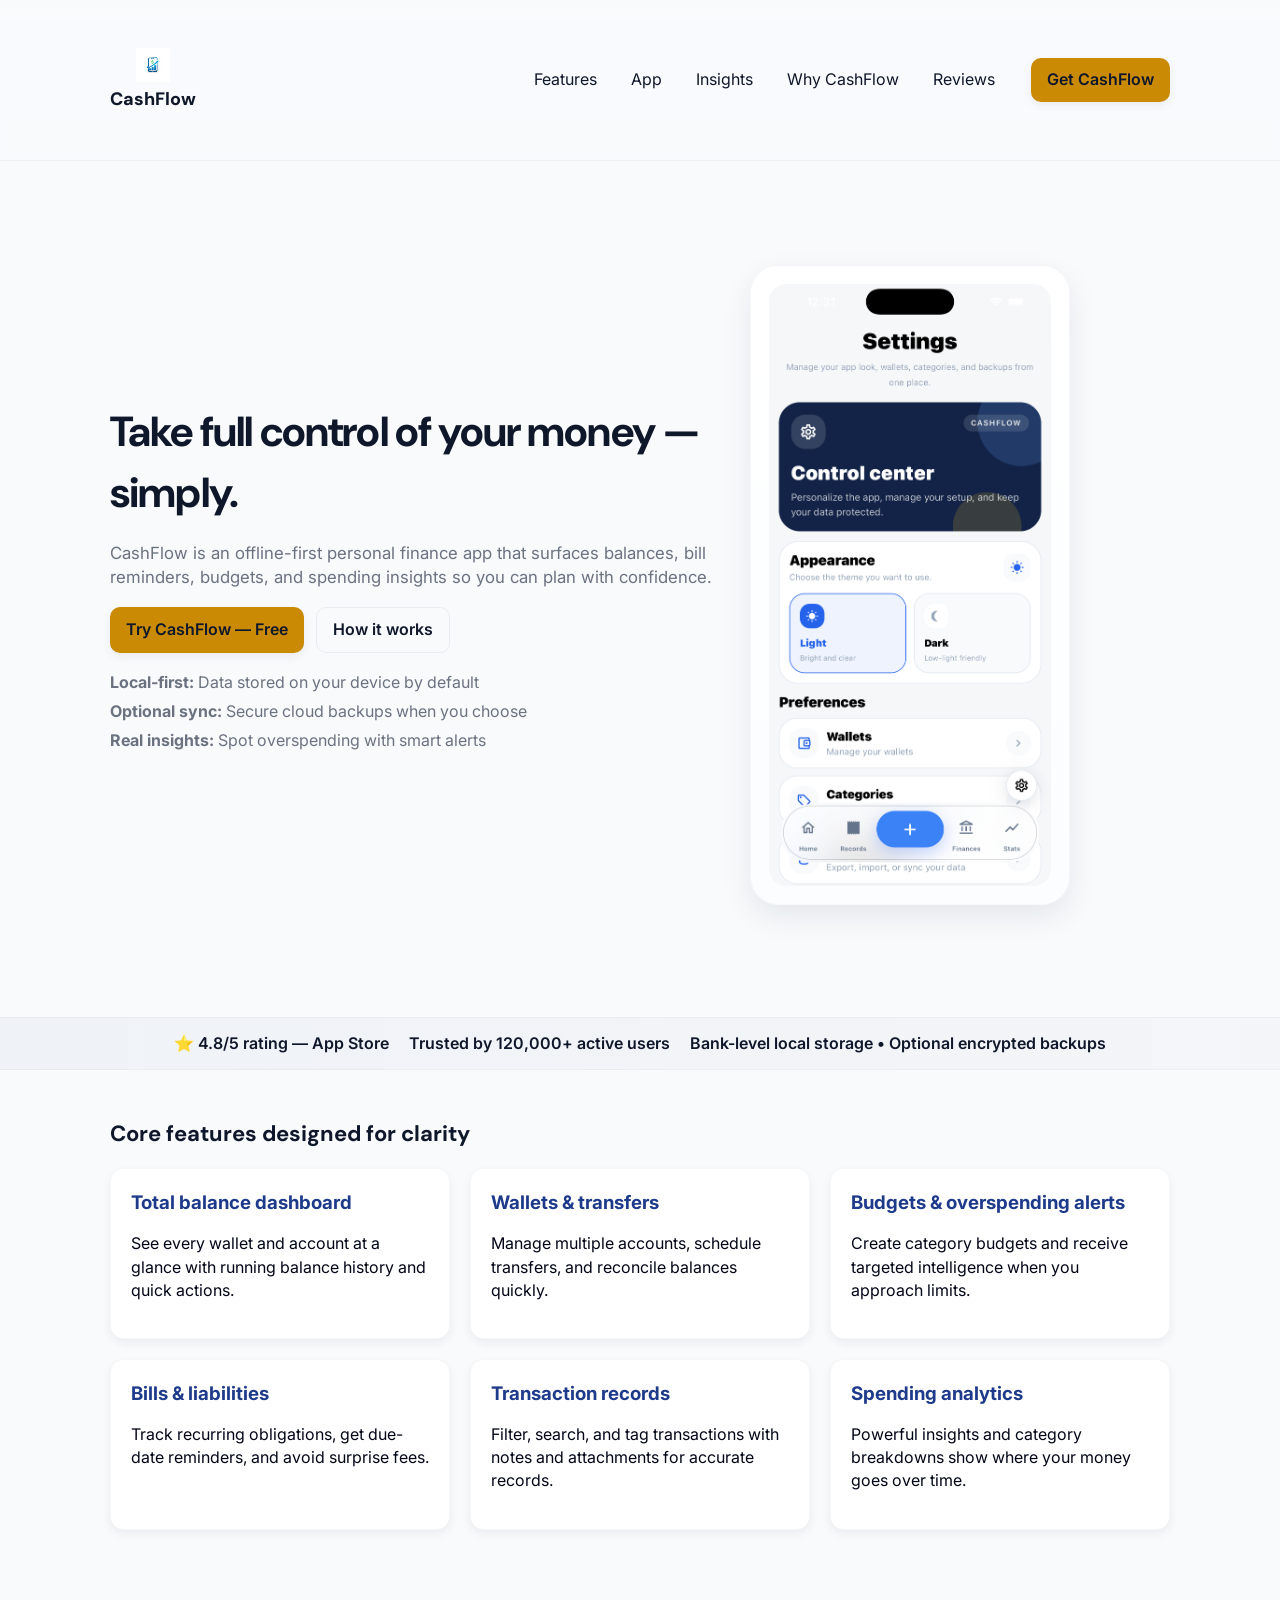
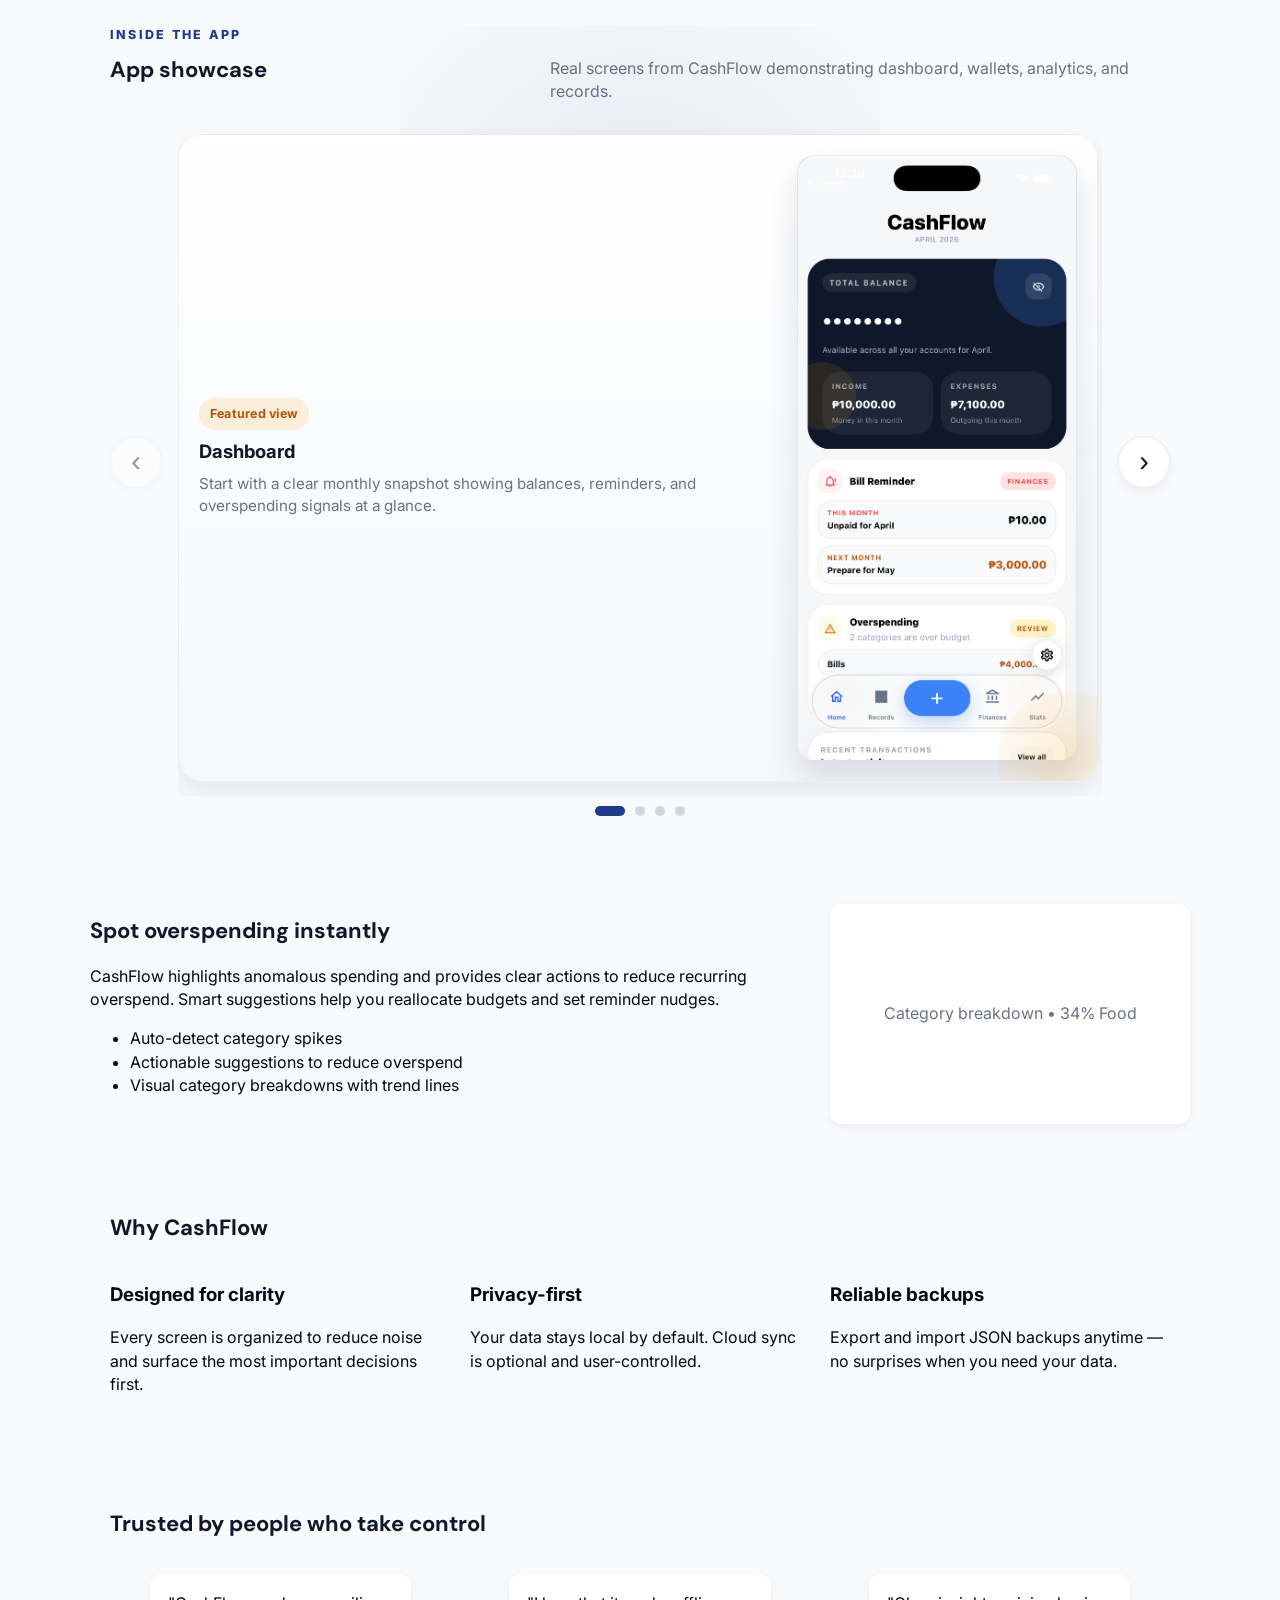
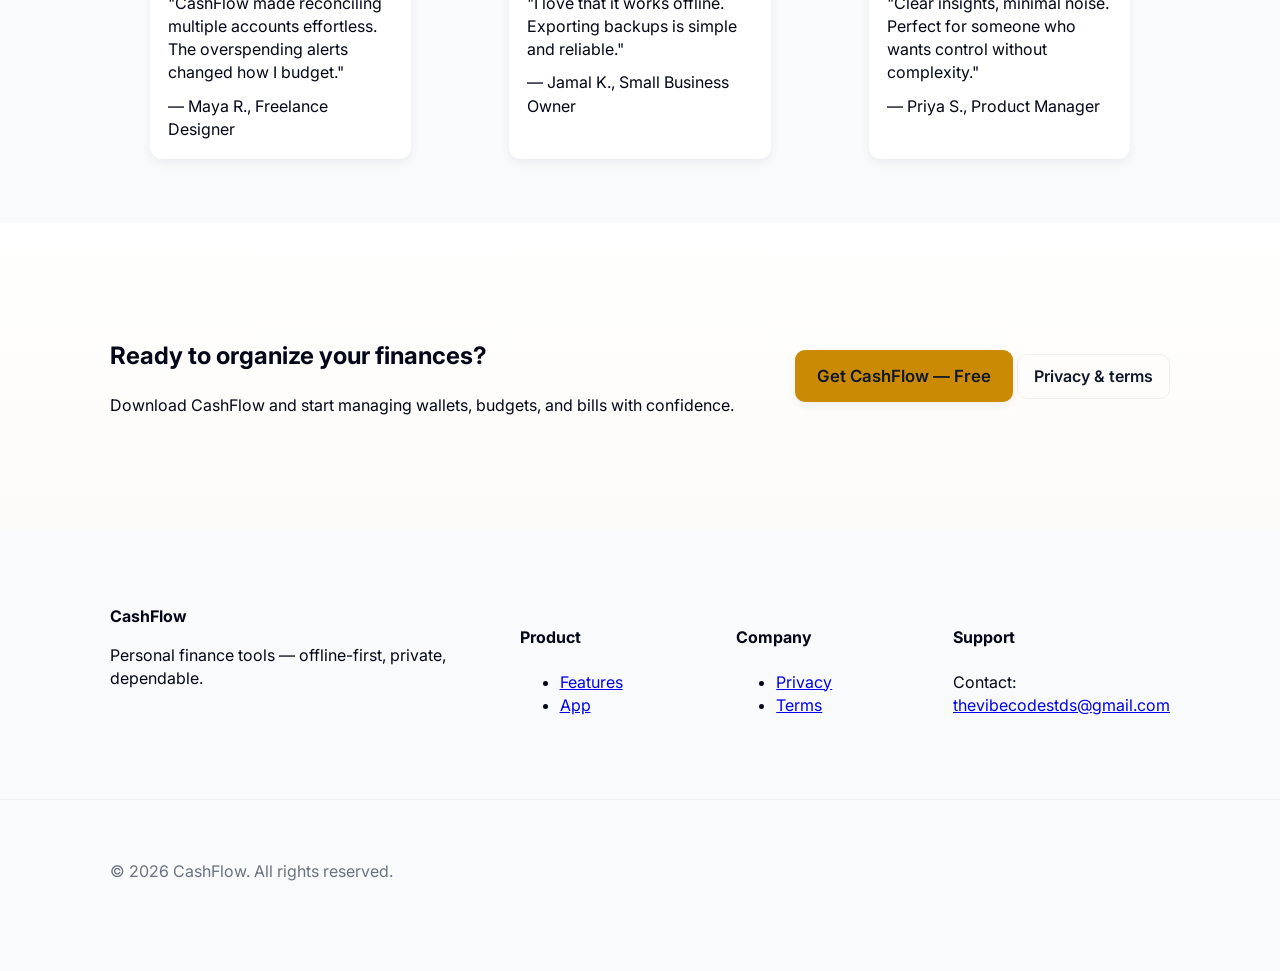
<file: index.html>
<!doctype html>
<html lang="en">
<head>
  <meta charset="utf-8" />
  <meta name="viewport" content="width=device-width,initial-scale=1" />
  <title>CashFlow — Personal finance, organized</title>
  <meta name="description" content="CashFlow helps you manage wallets, budgets, bills, and insights — offline-first, secure, and elegant." />
  <link rel="stylesheet" href="styles.css">
  <link rel="preconnect" href="https://fonts.googleapis.com">
  <link rel="preconnect" href="https://fonts.gstatic.com" crossorigin>
  <link href="https://fonts.googleapis.com/css2?family=Inter:wght@300;400;600;700;800&family=DM+Sans:wght@400;700&display=swap" rel="stylesheet">
</head>
<body>
  <a class="skip-link" href="#main">Skip to content</a>
  <header class="site-header" role="banner">
    <div class="container header-inner">
            <div class="brand">
                <a class=" logo" href="index.html" aria-label="CashFlow">
                    <img src="assets/logo/logo.png" alt="CashFlow logo" class="site-logo">
                      <span class="logo-text">CashFlow</span>
                </a>
            </div>
      <nav class="nav" role="navigation" aria-label="Primary">
        <button id="navToggle" class="nav-toggle" aria-expanded="false" aria-controls="primaryNav">Menu</button>
        <ul id="primaryNav" class="nav-list">
          <li><a href="#features">Features</a></li>
          <li><a href="#showcase">App</a></li>
          <li><a href="#insights">Insights</a></li>
          <li><a href="#pricing">Why CashFlow</a></li>
          <li><a href="#testimonials">Reviews</a></li>
        </ul>
      </nav>
      <div class="header-cta">
        <a class="btn btn-cta" href="#download">Get CashFlow</a>
      </div>
    </div>
  </header>

  <main id="main">
    <section id="hero" class="hero">
      <div class="container hero-grid">
        <div class="hero-copy">
          <h1>Take full control of your money — simply.</h1>
          <p class="lead">CashFlow is an offline-first personal finance app that surfaces balances, bill reminders, budgets, and spending insights so you can plan with confidence.</p>
          <div class="hero-actions">
            <a class="btn btn-cta" href="#download">Try CashFlow — Free</a>
            <a class="btn btn-ghost" href="#features">How it works</a>
          </div>
          <ul class="hero-notes">
            <li><strong>Local-first:</strong> Data stored on your device by default</li>
            <li><strong>Optional sync:</strong> Secure cloud backups when you choose</li>
            <li><strong>Real insights:</strong> Spot overspending with smart alerts</li>
          </ul>
        </div>

        <div class="hero-mockup" aria-hidden="true">
          <div class="device">
            <img class="device-img" src="assets/images/Simulator%20Screenshot%20-%20iPhone%2017%20-%202026-04-29%20at%2012.31.52.png" alt="CashFlow dashboard screenshot">
          </div>
        </div>
      </div>
    </section>

    <section class="trust-strip" aria-label="Trust and social proof">
      <div class="container trust-inner">
        <div class="trust-item">⭐ 4.8/5 rating — App Store</div>
        <div class="trust-item">Trusted by 120,000+ active users</div>
        <div class="trust-item">Bank-level local storage • Optional encrypted backups</div>
      </div>
    </section>

    <section id="features" class="features container">
      <h2 class="section-title">Core features designed for clarity</h2>
      <div class="feature-grid">
        <article class="feature-card">
          <h3>Total balance dashboard</h3>
          <p>See every wallet and account at a glance with running balance history and quick actions.</p>
        </article>
        <article class="feature-card">
          <h3>Wallets & transfers</h3>
          <p>Manage multiple accounts, schedule transfers, and reconcile balances quickly.</p>
        </article>
        <article class="feature-card">
          <h3>Budgets & overspending alerts</h3>
          <p>Create category budgets and receive targeted intelligence when you approach limits.</p>
        </article>
        <article class="feature-card">
          <h3>Bills & liabilities</h3>
          <p>Track recurring obligations, get due-date reminders, and avoid surprise fees.</p>
        </article>
        <article class="feature-card">
          <h3>Transaction records</h3>
          <p>Filter, search, and tag transactions with notes and attachments for accurate records.</p>
        </article>
        <article class="feature-card">
          <h3>Spending analytics</h3>
          <p>Powerful insights and category breakdowns show where your money goes over time.</p>
        </article>
      </div>
    </section>

    <section id="showcase" class="showcase">
      <div class="container">
        <div class="showcase-header">
          <div>
            <p class="section-kicker">Inside the app</p>
            <h2 class="section-title">App showcase</h2>
          </div>
          <p class="section-sub">Real screens from CashFlow demonstrating dashboard, wallets, analytics, and records.</p>
        </div>
        <div class="showcase-carousel" aria-label="CashFlow app showcase">
          <button class="showcase-nav showcase-nav-prev" type="button" aria-label="Previous app screen">
            <span aria-hidden="true">‹</span>
          </button>
          <div class="showcase-viewport">
            <div class="showcase-track">
              <article class="screen-card screen-card-featured screen-card-dashboard showcase-slide">
                <div class="screen-copy">
                  <span class="screen-badge">Featured view</span>
                  <h3>Dashboard</h3>
                  <p>Start with a clear monthly snapshot showing balances, reminders, and overspending signals at a glance.</p>
                </div>
                <img class="thumb-img" src="assets/images/Simulator%20Screenshot%20-%20iPhone%2017%20-%202026-04-29%20at%2012.30.55.png" alt="Dashboard screen">
              </article>
              <article class="screen-card screen-card-wallets showcase-slide">
                <div class="screen-copy">
                  <span class="screen-badge">Accounts</span>
                  <h3>Wallets</h3>
                  <p>See every account in one place, check available balances, and jump into transfers or edits quickly.</p>
                </div>
                <img class="thumb-img" src="assets/images/Simulator%20Screenshot%20-%20iPhone%2017%20-%202026-04-29%20at%2012.31.56.png" alt="Wallets screen">
              </article>
              <article class="screen-card screen-card-analytics showcase-slide">
                <div class="screen-copy">
                  <span class="screen-badge">Trends</span>
                  <h3>Analytics</h3>
                  <p>Review monthly income, expenses, and cash flow trends with a focused summary built for quick reading.</p>
                </div>
                <img class="thumb-img" src="assets/images/Simulator%20Screenshot%20-%20iPhone%2017%20-%202026-04-29%20at%2012.31.47.png" alt="Analytics screen">
              </article>
              <article class="screen-card screen-card-records showcase-slide">
                <div class="screen-copy">
                  <span class="screen-badge">History</span>
                  <h3>Records</h3>
                  <p>Browse activity by month and filter transactions with a calendar view that makes spending history easier to inspect.</p>
                </div>
                <img class="thumb-img" src="assets/images/Simulator%20Screenshot%20-%20iPhone%2017%20-%202026-04-29%20at%2012.31.12.png" alt="Records screen">
              </article>
            </div>
          </div>
          <button class="showcase-nav showcase-nav-next" type="button" aria-label="Next app screen">
            <span aria-hidden="true">›</span>
          </button>
        </div>
        <div class="showcase-dots" aria-label="Showcase slide navigation">
          <button class="showcase-dot is-active" type="button" aria-label="Go to Dashboard slide"></button>
          <button class="showcase-dot" type="button" aria-label="Go to Wallets slide"></button>
          <button class="showcase-dot" type="button" aria-label="Go to Analytics slide"></button>
          <button class="showcase-dot" type="button" aria-label="Go to Records slide"></button>
        </div>
      </div>
    </section>

    <section id="insights" class="insights container">
      <div class="insights-grid">
        <div>
          <h2 class="section-title">Spot overspending instantly</h2>
          <p>CashFlow highlights anomalous spending and provides clear actions to reduce recurring overspend. Smart suggestions help you reallocate budgets and set reminder nudges.</p>
          <ul>
            <li>Auto-detect category spikes</li>
            <li>Actionable suggestions to reduce overspend</li>
            <li>Visual category breakdowns with trend lines</li>
          </ul>
        </div>
        <div class="insight-visual" aria-hidden="true"> 
          <div class="chart">Category breakdown • 34% Food</div>
        </div>
      </div>
    </section>

    <section id="pricing" class="why container">
      <h2 class="section-title">Why CashFlow</h2>
      <div class="why-grid">
        <div>
          <h3>Designed for clarity</h3>
          <p>Every screen is organized to reduce noise and surface the most important decisions first.</p>
        </div>
        <div>
          <h3>Privacy-first</h3>
          <p>Your data stays local by default. Cloud sync is optional and user-controlled.</p>
        </div>
        <div>
          <h3>Reliable backups</h3>
          <p>Export and import JSON backups anytime — no surprises when you need your data.</p>
        </div>
      </div>
    </section>

    <section id="testimonials" class="testimonials container">
      <h2 class="section-title">Trusted by people who take control</h2>
      <div class="test-grid">
        <blockquote class="testimonial">
          <p>"CashFlow made reconciling multiple accounts effortless. The overspending alerts changed how I budget."</p>
          <footer>— Maya R., Freelance Designer</footer>
        </blockquote>
        <blockquote class="testimonial">
          <p>"I love that it works offline. Exporting backups is simple and reliable."</p>
          <footer>— Jamal K., Small Business Owner</footer>
        </blockquote>
        <blockquote class="testimonial">
          <p>"Clear insights, minimal noise. Perfect for someone who wants control without complexity."</p>
          <footer>— Priya S., Product Manager</footer>
        </blockquote>
      </div>
    </section>

    <section id="download" class="final-cta">
      <div class="container cta-inner">
        <div>
          <h2>Ready to organize your finances?</h2>
          <p>Download CashFlow and start managing wallets, budgets, and bills with confidence.</p>
        </div>
        <div class="cta-actions">
          <a class="btn btn-cta large" href="#">Get CashFlow — Free</a>
          <a class="btn btn-ghost" href="privacy.html">Privacy & terms</a>
        </div>
      </div>
    </section>
  </main>

  <footer class="site-footer" role="contentinfo">
    <div class="container footer-grid">
      <div class="footer-brand">
        <strong>CashFlow</strong>
        <p>Personal finance tools — offline-first, private, dependable.</p>
      </div>
      <div class="footer-links">
        <h4>Product</h4>
        <ul>
          <li><a href="#features">Features</a></li>
          <li><a href="#showcase">App</a></li>
        </ul>
      </div>
      <div class="footer-links">
        <h4>Company</h4>
        <ul>
          <li><a href="privacy.html">Privacy</a></li>
          <li><a href="terms.html">Terms</a></li>
        </ul>
      </div>
      <div class="footer-support">
        <h4>Support</h4>
        <p>Contact: <a href="mailto:thevibecodestds@gmail.com">thevibecodestds@gmail.com</a></p>
      </div>
    </div>
    <div class="footer-bar">
      <div class="container">© <span id="year"></span> CashFlow. All rights reserved.</div>
    </div>
  </footer>

  <script src="script.js" defer></script>
</body>
</html>
</file>
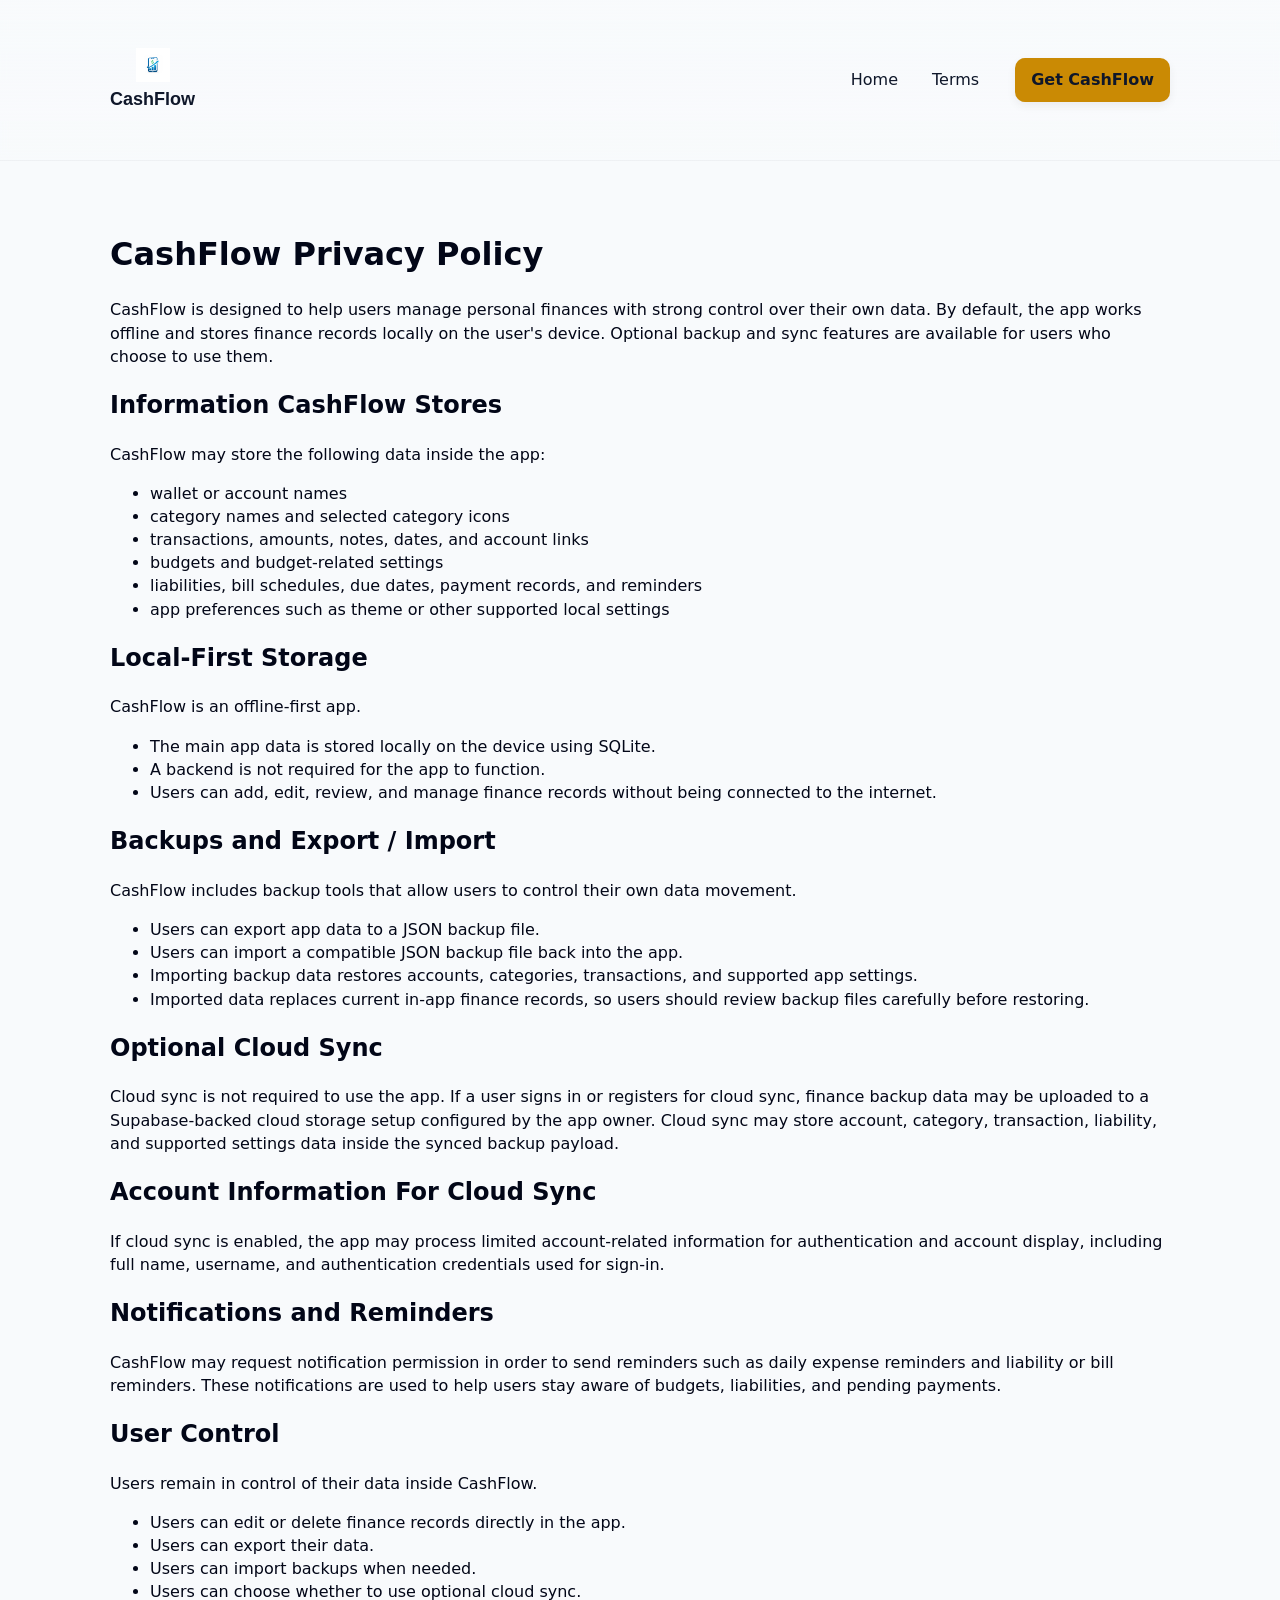
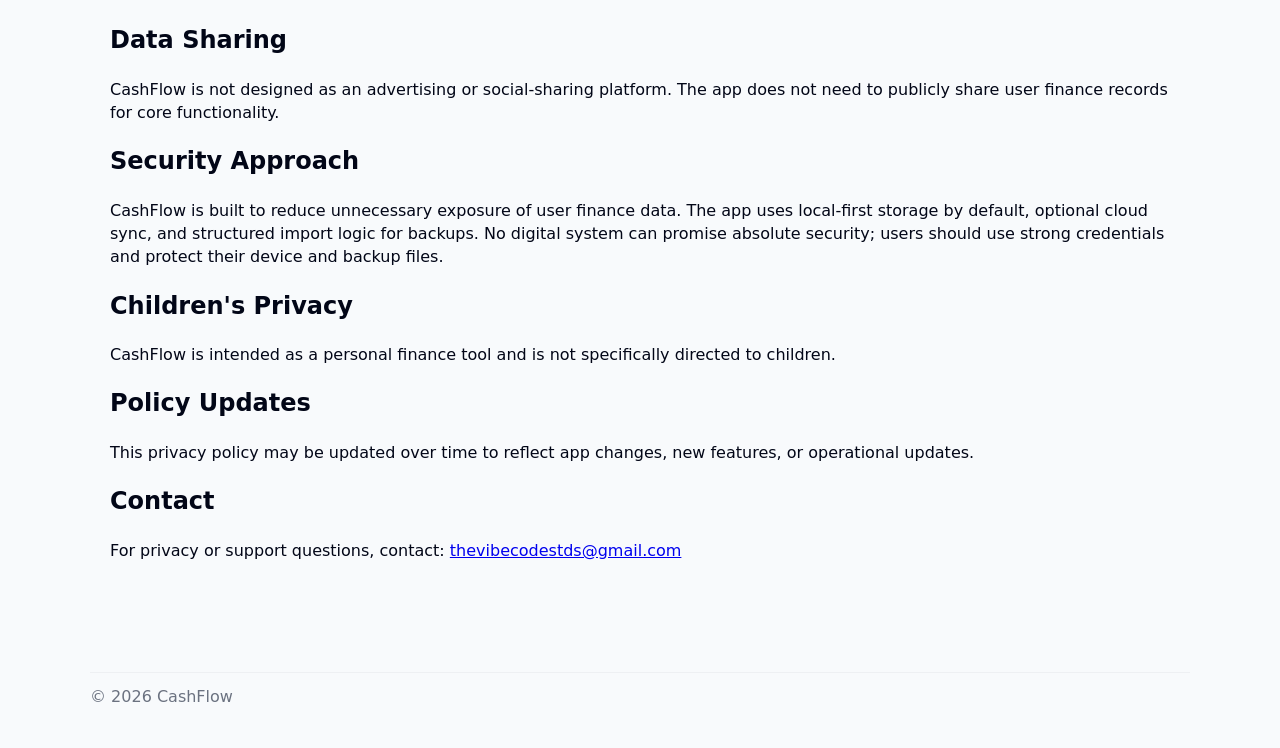
<file: privacy.html>
<!doctype html>
<html lang="en">

<head>
    <meta charset="utf-8">
    <meta name="viewport" content="width=device-width,initial-scale=1">
    <title>CashFlow Privacy Policy</title>
    <link rel="stylesheet" href="styles.css">
</head>

<body>
    <a class="skip-link" href="#content">Skip to content</a>
    <header class="site-header">
        <div class="container header-inner">
            <div class="brand">
                <a class="logo" href="index.html" aria-label="CashFlow">
                    <img src="assets/logo/logo.png" alt="CashFlow logo" class="site-logo">
                    <span class="logo-text">CashFlow</span>
                </a>
            </div>
            <nav class="nav" aria-label="Primary">
                <ul class="nav-list">
                    <li><a href="index.html">Home</a></li>
                    <li><a href="terms.html">Terms</a></li>
                </ul>
            </nav>
            <div class="header-cta"><a class="btn btn-cta" href="index.html#download">Get CashFlow</a></div>
        </div>
    </header>

    <main id="content" class="container docs">
        <h1>CashFlow Privacy Policy</h1>
        <p>CashFlow is designed to help users manage personal finances with strong control over their own data. By
            default, the app works offline and stores finance records locally on the user's device. Optional backup and
            sync features are available for users who choose to use them.</p>

        <section>
            <h2>Information CashFlow Stores</h2>
            <p>CashFlow may store the following data inside the app:</p>
            <ul>
                <li>wallet or account names</li>
                <li>category names and selected category icons</li>
                <li>transactions, amounts, notes, dates, and account links</li>
                <li>budgets and budget-related settings</li>
                <li>liabilities, bill schedules, due dates, payment records, and reminders</li>
                <li>app preferences such as theme or other supported local settings</li>
            </ul>
        </section>

        <section>
            <h2>Local-First Storage</h2>
            <p>CashFlow is an offline-first app.</p>
            <ul>
                <li>The main app data is stored locally on the device using SQLite.</li>
                <li>A backend is not required for the app to function.</li>
                <li>Users can add, edit, review, and manage finance records without being connected to the internet.
                </li>
            </ul>
        </section>

        <section>
            <h2>Backups and Export / Import</h2>
            <p>CashFlow includes backup tools that allow users to control their own data movement.</p>
            <ul>
                <li>Users can export app data to a JSON backup file.</li>
                <li>Users can import a compatible JSON backup file back into the app.</li>
                <li>Importing backup data restores accounts, categories, transactions, and supported app settings.</li>
                <li>Imported data replaces current in-app finance records, so users should review backup files carefully
                    before restoring.</li>
            </ul>
        </section>

        <section>
            <h2>Optional Cloud Sync</h2>
            <p>Cloud sync is not required to use the app. If a user signs in or registers for cloud sync, finance backup
                data may be uploaded to a Supabase-backed cloud storage setup configured by the app owner. Cloud sync
                may store account, category, transaction, liability, and supported settings data inside the synced
                backup payload.</p>
        </section>

        <section>
            <h2>Account Information For Cloud Sync</h2>
            <p>If cloud sync is enabled, the app may process limited account-related information for authentication and
                account display, including full name, username, and authentication credentials used for sign-in.</p>
        </section>

        <section>
            <h2>Notifications and Reminders</h2>
            <p>CashFlow may request notification permission in order to send reminders such as daily expense reminders
                and liability or bill reminders. These notifications are used to help users stay aware of budgets,
                liabilities, and pending payments.</p>
        </section>

        <section>
            <h2>User Control</h2>
            <p>Users remain in control of their data inside CashFlow.</p>
            <ul>
                <li>Users can edit or delete finance records directly in the app.</li>
                <li>Users can export their data.</li>
                <li>Users can import backups when needed.</li>
                <li>Users can choose whether to use optional cloud sync.</li>
            </ul>
        </section>

        <section>
            <h2>Data Sharing</h2>
            <p>CashFlow is not designed as an advertising or social-sharing platform. The app does not need to publicly
                share user finance records for core functionality.</p>
        </section>

        <section>
            <h2>Security Approach</h2>
            <p>CashFlow is built to reduce unnecessary exposure of user finance data. The app uses local-first storage
                by default, optional cloud sync, and structured import logic for backups. No digital system can promise
                absolute security; users should use strong credentials and protect their device and backup files.</p>
        </section>

        <section>
            <h2>Children's Privacy</h2>
            <p>CashFlow is intended as a personal finance tool and is not specifically directed to children.</p>
        </section>

        <section>
            <h2>Policy Updates</h2>
            <p>This privacy policy may be updated over time to reflect app changes, new features, or operational
                updates.</p>
        </section>

        <section>
            <h2>Contact</h2>
            <p>For privacy or support questions, contact: <a
                    href="mailto:thevibecodestds@gmail.com">thevibecodestds@gmail.com</a></p>
        </section>
    </main>

    <footer class="site-footer">
        <div class="container footer-bar">© <span id="year-privacy"></span> CashFlow</div>
    </footer>

    <script>
        document.getElementById('year-privacy').textContent = new Date().getFullYear();
    </script>
</body>

</html>
</file>
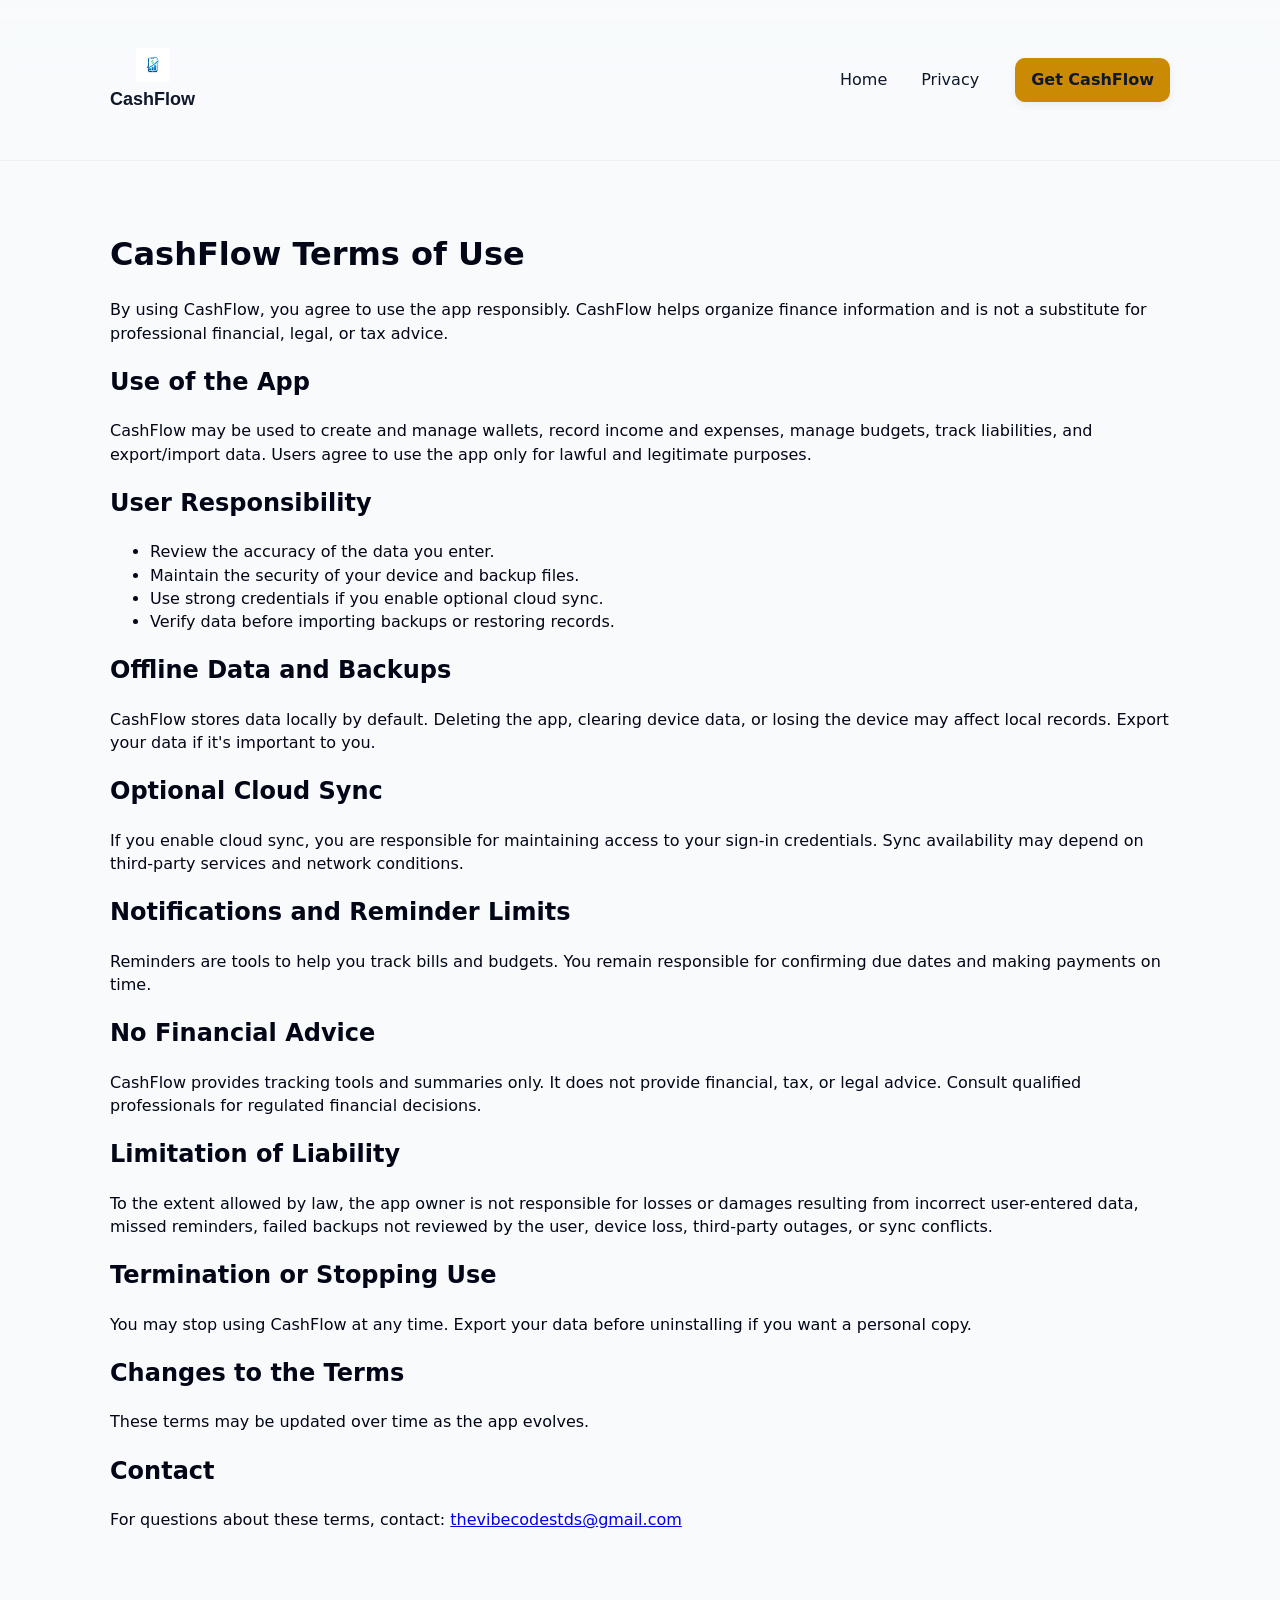
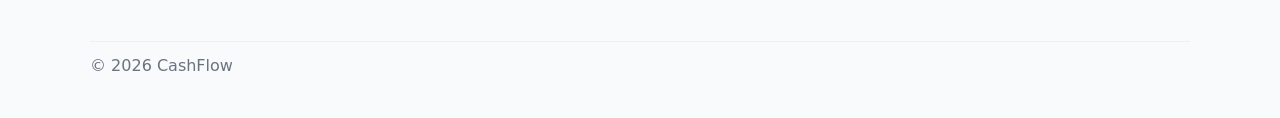
<file: terms.html>
<!doctype html>
<html lang="en">

<head>
    <meta charset="utf-8">
    <meta name="viewport" content="width=device-width,initial-scale=1">
    <title>CashFlow Terms of Use</title>
    <link rel="stylesheet" href="styles.css">
</head>

<body>
    <a class="skip-link" href="#content">Skip to content</a>
    <header class="site-header">
        <div class="container header-inner">
            <div class="brand">
                <a class="logo" href="index.html" aria-label="CashFlow">
                    <img src="assets/logo/logo.png" alt="CashFlow logo" class="site-logo">
                    <span class="logo-text">CashFlow</span>
                </a>
            </div>
            <nav class="nav" aria-label="Primary">
                <ul class="nav-list">
                    <li><a href="index.html">Home</a></li>
                    <li><a href="privacy.html">Privacy</a></li>
                </ul>
            </nav>
            <div class="header-cta"><a class="btn btn-cta" href="index.html#download">Get CashFlow</a></div>
        </div>
    </header>

    <main id="content" class="container docs">
        <h1>CashFlow Terms of Use</h1>
        <p>By using CashFlow, you agree to use the app responsibly. CashFlow helps organize finance information and is
            not a substitute for professional financial, legal, or tax advice.</p>

        <section>
            <h2>Use of the App</h2>
            <p>CashFlow may be used to create and manage wallets, record income and expenses, manage budgets, track
                liabilities, and export/import data. Users agree to use the app only for lawful and legitimate purposes.
            </p>
        </section>

        <section>
            <h2>User Responsibility</h2>
            <ul>
                <li>Review the accuracy of the data you enter.</li>
                <li>Maintain the security of your device and backup files.</li>
                <li>Use strong credentials if you enable optional cloud sync.</li>
                <li>Verify data before importing backups or restoring records.</li>
            </ul>
        </section>

        <section>
            <h2>Offline Data and Backups</h2>
            <p>CashFlow stores data locally by default. Deleting the app, clearing device data, or losing the device may
                affect local records. Export your data if it's important to you.</p>
        </section>

        <section>
            <h2>Optional Cloud Sync</h2>
            <p>If you enable cloud sync, you are responsible for maintaining access to your sign-in credentials. Sync
                availability may depend on third-party services and network conditions.</p>
        </section>

        <section>
            <h2>Notifications and Reminder Limits</h2>
            <p>Reminders are tools to help you track bills and budgets. You remain responsible for confirming due dates
                and making payments on time.</p>
        </section>

        <section>
            <h2>No Financial Advice</h2>
            <p>CashFlow provides tracking tools and summaries only. It does not provide financial, tax, or legal advice.
                Consult qualified professionals for regulated financial decisions.</p>
        </section>

        <section>
            <h2>Limitation of Liability</h2>
            <p>To the extent allowed by law, the app owner is not responsible for losses or damages resulting from
                incorrect user-entered data, missed reminders, failed backups not reviewed by the user, device loss,
                third-party outages, or sync conflicts.</p>
        </section>

        <section>
            <h2>Termination or Stopping Use</h2>
            <p>You may stop using CashFlow at any time. Export your data before uninstalling if you want a personal
                copy.</p>
        </section>

        <section>
            <h2>Changes to the Terms</h2>
            <p>These terms may be updated over time as the app evolves.</p>
        </section>

        <section>
            <h2>Contact</h2>
            <p>For questions about these terms, contact: <a
                    href="mailto:thevibecodestds@gmail.com">thevibecodestds@gmail.com</a></p>
        </section>
    </main>

    <footer class="site-footer">
        <div class="container footer-bar">© <span id="year-terms"></span> CashFlow</div>
    </footer>

    <script>
        document.getElementById('year-terms').textContent = new Date().getFullYear();
    </script>
</body>

</html>
</file>
<file: styles.css>
:root{
  --color-primary: #0F172A;
  --color-secondary: #1E3A8A;
  --color-accent: #CA8A04;
  --bg: #F8FAFC;
  --text: #020617;
  --muted: #6B7280;
  --radius: 12px;
  --container: 1100px;
  --gap: 24px;
  --shadow-sm: 0 4px 10px rgba(15,23,42,0.06);
  --shadow-md: 0 12px 30px rgba(15,23,42,0.08);
}
*{box-sizing:border-box}
html,body{height:100%}
body{
  margin:0; font-family:Inter, system-ui, -apple-system, 'Segoe UI', Roboto, 'DM Sans', Arial;
  color:var(--text); background:var(--bg); -webkit-font-smoothing:antialiased; -moz-osx-font-smoothing:grayscale;
  line-height:1.45; font-size:16px;
}
.container{max-width:var(--container);margin:0 auto;padding:48px 20px}
.header-inner{display:flex;align-items:center;gap:16px}
.brand{display:flex;flex-direction:column;align-items:center;gap:6px}
.brand .logo{display:flex;flex-direction:column;align-items:center;gap:4px}
.logo-text{display:block}
.site-header{position:sticky;top:0;z-index:40;background:linear-gradient(180deg, rgba(248,250,252,0.9), rgba(248,250,252,0.7));backdrop-filter:blur(6px);border-bottom:1px solid rgba(15,23,42,0.04)}
.brand .logo, .logo{font-weight:700;color:var(--color-primary);text-decoration:none;font-size:20px}
.site-logo{height:34px;display:block}
/* Accessible hidden text for screen readers */
.visually-hidden{position:absolute!important;height:1px;width:1px;overflow:hidden;clip:rect(1px,1px,1px,1px);white-space:nowrap;border:0;padding:0;margin:-1px}
.logo-text{font-weight:800;color:var(--color-primary);font-family:'DM Sans', 'Inter', sans-serif;font-size:18px}
.nav{margin-left:auto}
.nav-toggle{display:none}
.nav-list{list-style:none;margin:0;padding:0;display:flex;gap:18px;align-items:center}
.nav-list a{color:var(--color-primary);text-decoration:none;padding:8px;border-radius:8px}
.nav-list a:hover,.nav-list a:focus{background:rgba(30,58,138,0.06)}
.header-cta .btn{margin-left:12px}

.btn{display:inline-flex;align-items:center;gap:10px;padding:10px 16px;border-radius:10px;border:0;font-weight:600;cursor:pointer;text-decoration:none}
.btn-cta{background:var(--color-accent);color:var(--color-primary);box-shadow:var(--shadow-sm)}
.btn-ghost{background:transparent;border:1px solid rgba(15,23,42,0.06);color:var(--color-primary)}
.btn.large{padding:14px 22px;font-size:1.05rem}

.skip-link{position:absolute;left:-9999px;top:auto;width:1px;height:1px;overflow:hidden}
.skip-link:focus{left:8px;top:8px;width:auto;height:auto;padding:8px 12px;background:#fff;border:1px solid #ddd}

.hero{padding-top:56px;padding-bottom:64px}
.hero-grid{display:grid;grid-template-columns:1fr 420px;gap:36px;align-items:center}
.hero-copy h1{font-family:'DM Sans', 'Inter', sans-serif;font-size:42px;margin:0 0 12px;color:var(--color-primary);letter-spacing:-0.02em}
.lead{color:var(--muted);font-size:1.05rem}
.hero-actions{margin-top:18px;display:flex;gap:12px}
.hero-notes{margin-top:18px;list-style:none;padding:0;color:var(--muted);display:grid;gap:6px}

.hero-mockup .device{width:320px;height:640px;background:linear-gradient(180deg,#fff,#fbfdff);border-radius:28px;padding:18px;box-shadow:var(--shadow-md);position:relative;overflow:hidden;border:1px solid rgba(15,23,42,0.03)}
.screen{height:100%;display:flex;flex-direction:column;gap:12px}
.device-img{width:100%;height:100%;object-fit:cover;border-radius:18px;display:block}
.thumb-img{width:100%;height:100px;object-fit:cover;border-radius:10px;display:block;border:1px solid rgba(15,23,42,0.03)}
.balance{font-size:12px;color:var(--muted)}
.amount{font-size:28px;font-weight:700;color:var(--color-primary)}
.summary{display:flex;justify-content:space-between;align-items:center}
.pill{background:rgba(202,138,4,0.12);color:var(--color-accent);padding:6px 8px;border-radius:999px;font-weight:700}
.tx-list{margin-top:auto}
.tx{display:flex;justify-content:space-between;padding:6px 0;border-top:1px solid rgba(15,23,42,0.02)}
.tx .neg{color:#c2410c}
.tx .pos{color:#0f5132}

.trust-strip{background:linear-gradient(90deg, rgba(30,58,138,0.04), rgba(15,23,42,0.02));border-top:1px solid rgba(15,23,42,0.03);border-bottom:1px solid rgba(15,23,42,0.03)}
.trust-inner{display:flex;gap:20px;align-items:center;justify-content:center;padding:14px 20px}
.trust-item{color:var(--color-primary);font-weight:600}

.section-title{font-family:'DM Sans', 'Inter', sans-serif;font-size:22px;margin:0 0 18px;color:var(--color-primary)}
.section-kicker{margin:0 0 10px;color:var(--color-secondary);font-size:.78rem;font-weight:800;letter-spacing:.18em;text-transform:uppercase}
.section-sub{margin:0;color:var(--muted);max-width:620px}
.feature-grid{display:grid;grid-template-columns:repeat(3,1fr);gap:20px}
.feature-card{background:#fff;padding:20px;border-radius:14px;box-shadow:var(--shadow-sm);border:1px solid rgba(15,23,42,0.03)}
.feature-card h3{margin:0 0 8px;color:var(--color-secondary)}
.showcase{position:relative;overflow:hidden}
.showcase::before{
  content:"";
  position:absolute;
  inset:48px auto auto 50%;
  width:480px;
  height:480px;
  transform:translateX(-50%);
  background:radial-gradient(circle, rgba(30,58,138,0.1), rgba(30,58,138,0));
  pointer-events:none;
}
.showcase-header{display:flex;justify-content:space-between;align-items:end;gap:24px}
.showcase-carousel{
  display:grid;
  grid-template-columns:auto minmax(0, 1fr) auto;
  gap:16px;
  align-items:center;
  margin-top:24px;
}
.showcase-viewport{
  overflow:hidden;
}
.showcase-track{
  display:flex;
  gap:18px;
  overflow-x:auto;
  scroll-snap-type:x mandatory;
  scroll-behavior:smooth;
  scrollbar-width:none;
  padding:6px 2px 14px;
}
.showcase-track::-webkit-scrollbar{display:none}
.showcase-slide{
  flex:0 0 100%;
  scroll-snap-align:start;
}
.showcase-nav{
  width:52px;
  height:52px;
  border-radius:999px;
  border:1px solid rgba(15,23,42,0.08);
  background:rgba(255,255,255,0.88);
  color:var(--color-primary);
  box-shadow:var(--shadow-sm);
  display:inline-flex;
  align-items:center;
  justify-content:center;
  font-size:1.8rem;
  line-height:1;
  cursor:pointer;
  backdrop-filter:blur(6px);
}
.showcase-nav:hover{background:#fff}
.showcase-nav:disabled{
  opacity:.45;
  cursor:default;
}
.showcase-dots{
  display:flex;
  justify-content:center;
  gap:10px;
  margin-top:10px;
}
.showcase-dot{
  width:10px;
  height:10px;
  border-radius:999px;
  border:0;
  padding:0;
  background:rgba(15,23,42,0.16);
  cursor:pointer;
  transition:transform .2s ease, background-color .2s ease, width .2s ease;
}
.showcase-dot.is-active{
  width:30px;
  background:var(--color-secondary);
}
.screen-card{
  position:relative;
  --screen-accent: rgba(30,58,138,0.08);
  --screen-accent-text: var(--color-secondary);
  --screen-glow: rgba(202,138,4,0.14);
  background:linear-gradient(180deg, rgba(255,255,255,0.98), rgba(244,247,252,0.96));
  border-radius:24px;
  padding:20px;
  box-shadow:var(--shadow-md);
  display:flex;
  flex-direction:column;
  gap:18px;
  justify-content:flex-start;
  border:1px solid rgba(15,23,42,0.06);
  overflow:hidden;
}
.screen-card::after{
  content:"";
  position:absolute;
  inset:auto -40px -50px auto;
  width:140px;
  height:140px;
  border-radius:50%;
  background:radial-gradient(circle, var(--screen-glow), rgba(202,138,4,0));
}
.screen-card h3{margin:8px 0 8px;font-size:1.15rem;color:var(--color-primary)}
.screen-card p{margin:0;color:var(--muted);font-size:.95rem}
.screen-card-featured{
  display:grid;
  grid-template-columns:minmax(0, 1fr) 280px;
  align-items:center;
  min-height:100%;
}
.screen-copy{position:relative;z-index:1}
.screen-badge{
  display:inline-flex;
  align-items:center;
  padding:7px 11px;
  border-radius:999px;
  background:var(--screen-accent);
  color:var(--screen-accent-text);
  font-size:.78rem;
  font-weight:700;
  letter-spacing:.02em;
}
.screen-card-dashboard{
  --screen-accent: rgba(245, 158, 11, 0.14);
  --screen-accent-text: #b45309;
  --screen-glow: rgba(245, 158, 11, 0.18);
}
.screen-card-wallets{
  --screen-accent: rgba(16, 185, 129, 0.14);
  --screen-accent-text: #047857;
  --screen-glow: rgba(16, 185, 129, 0.16);
}
.screen-card-analytics{
  --screen-accent: rgba(59, 130, 246, 0.14);
  --screen-accent-text: #1d4ed8;
  --screen-glow: rgba(59, 130, 246, 0.18);
}
.screen-card-records{
  --screen-accent: rgba(239, 68, 68, 0.12);
  --screen-accent-text: #b91c1c;
  --screen-glow: rgba(239, 68, 68, 0.14);
}
.thumb{background:linear-gradient(180deg,#f5f7fb,#fff);border-radius:10px;border:1px solid rgba(15,23,42,0.03)}
.thumb-img{
  width:100%;
  height:420px;
  object-fit:contain;
  object-position:center top;
  border-radius:18px;
  display:block;
  border:1px solid rgba(15,23,42,0.08);
  box-shadow:0 18px 32px rgba(15,23,42,0.12);
  background:linear-gradient(180deg, #eef4ff, #ffffff);
}
.screen-card-featured .thumb-img{
  height:100%;
  min-height:460px;
  max-height:680px;
}

.insights{padding:40px 0}
.insights-grid{display:grid;grid-template-columns:1fr 360px;gap:24px;align-items:center}
.chart{height:220px;background:#fff;border-radius:12px;display:flex;align-items:center;justify-content:center;color:var(--muted);box-shadow:var(--shadow-sm)}

.why-grid{display:grid;grid-template-columns:repeat(3,1fr);gap:20px}

.test-grid{display:grid;grid-template-columns:repeat(3,1fr);gap:18px}
.testimonial{background:#fff;padding:18px;border-radius:12px;box-shadow:var(--shadow-sm)}
.testimonial p{margin:0 0 10px}

.final-cta{background:linear-gradient(180deg,#fff, #fcfbf7);padding:48px 0}
.cta-inner{display:flex;justify-content:space-between;align-items:center;gap:16px}

.site-footer{background:transparent;padding:28px 0}
.footer-grid{display:grid;grid-template-columns:2fr 1fr 1fr 1fr;gap:24px;align-items:start}
.footer-bar{border-top:1px solid rgba(15,23,42,0.04);padding:12px 0;margin-top:18px;color:var(--muted)}

@media (max-width:1000px){
  .hero-grid{grid-template-columns:1fr 360px}
  .feature-grid{grid-template-columns:repeat(2,1fr)}
  .showcase-header{flex-direction:column;align-items:flex-start}
  .screen-card-featured{
    grid-template-columns:minmax(0, 1fr) 240px;
  }
  .thumb-img{height:380px}
  .screen-card-featured .thumb-img{min-height:420px}
}
@media (max-width:720px){
  .container{padding:28px 16px}
  .hero-grid{grid-template-columns:1fr;gap:28px}
  .nav-list{display:none}
  .nav-toggle{display:inline-flex;padding:8px 10px;border-radius:8px;border:1px solid rgba(15,23,42,0.05);background:#fff}
  .nav{order:3}
  .header-inner{gap:12px}
  .feature-grid{grid-template-columns:1fr}
  .showcase-carousel{
    grid-template-columns:1fr;
    gap:12px;
  }
  .showcase-nav{
    display:none;
  }
  .screen-card{padding:18px}
  .screen-card-featured{grid-template-columns:1fr}
  .thumb-img{height:340px}
  .screen-card-featured .thumb-img{min-height:340px}
  .insights-grid{grid-template-columns:1fr}
  .test-grid{grid-template-columns:1fr}
  .footer-grid{grid-template-columns:1fr}
}

/* Focus states */
a:focus, button:focus{outline:3px solid rgba(202,138,4,0.18);outline-offset:3px}

/* small helpers */
.muted{color:var(--muted)}

/* Reduced motion */
@media (prefers-reduced-motion: reduce){
  *{animation:none!important;transition:none!important}
}
</file>
